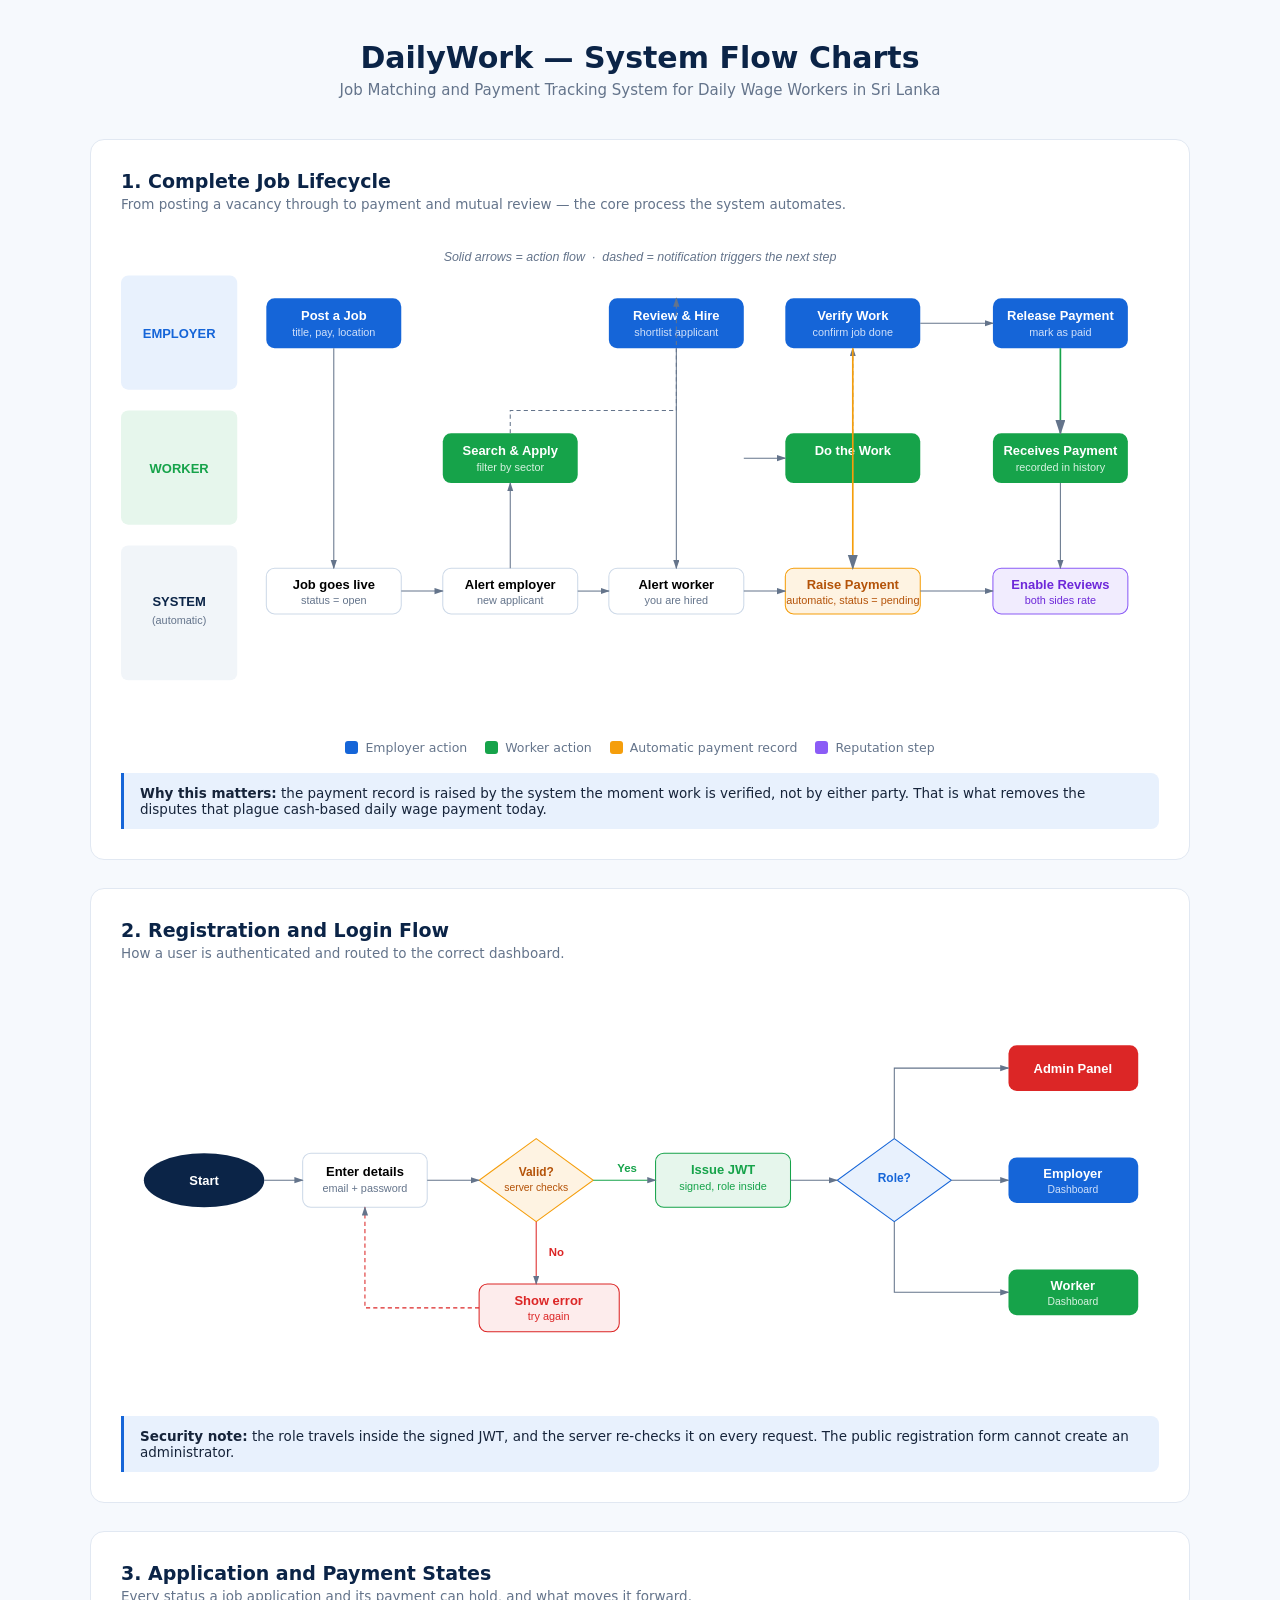
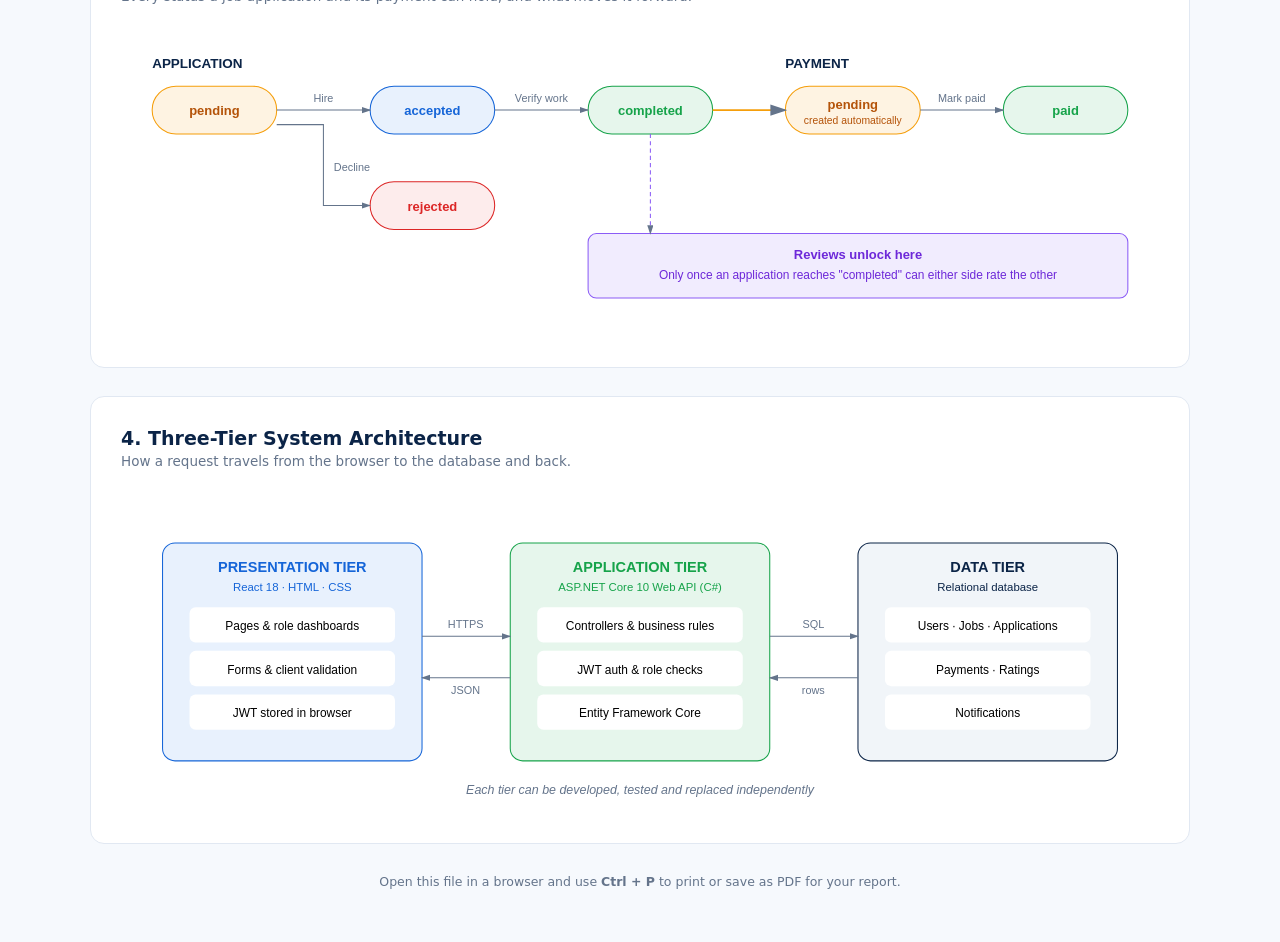
<file: docs/FLOWCHARTS.html>
<!DOCTYPE html>
<html lang="en">
<head>
<meta charset="UTF-8" />
<meta name="viewport" content="width=device-width, initial-scale=1.0" />
<title>DailyWork — System Flow Charts</title>
<style>
  :root { --blue:#1565d8; --navy:#0b2447; --green:#16a34a; --orange:#f59e0b;
          --purple:#8b5cf6; --red:#dc2626; --muted:#64748b; --border:#e1e8f2; }
  * { box-sizing:border-box; }
  body { margin:0; padding:40px 24px; background:#f6f9fd; color:#16243a;
         font-family:"Segoe UI",system-ui,-apple-system,Arial,sans-serif; }
  .wrap { max-width:1100px; margin:0 auto; }
  header { text-align:center; margin-bottom:40px; }
  header h1 { font-size:30px; margin:0 0 6px; color:var(--navy); }
  header p { color:var(--muted); margin:0; font-size:15px; }
  .chart { background:#fff; border:1px solid var(--border); border-radius:14px;
           padding:30px; margin-bottom:28px; page-break-inside:avoid; }
  .chart h2 { font-size:19px; margin:0 0 4px; color:var(--navy); }
  .chart .sub { color:var(--muted); font-size:13.5px; margin:0 0 22px; }
  svg { width:100%; height:auto; display:block; }
  .legend { display:flex; gap:18px; flex-wrap:wrap; justify-content:center;
            margin-top:18px; font-size:12.5px; color:var(--muted); }
  .legend span { display:flex; align-items:center; gap:7px; }
  .dot { width:13px; height:13px; border-radius:3px; display:inline-block; }
  .note { background:#e8f1fd; border-left:3px solid var(--blue); padding:12px 16px;
          border-radius:0 8px 8px 0; font-size:13.5px; color:#16243a; margin-top:18px; }
  @media print { body { background:#fff; padding:0; } .chart { border:none; page-break-after:always; } }
</style>
</head>
<body>
<div class="wrap">

<header>
  <h1>DailyWork — System Flow Charts</h1>
  <p>Job Matching and Payment Tracking System for Daily Wage Workers in Sri Lanka</p>
</header>

<!-- ============ 1. END TO END JOB LIFECYCLE ============ -->
<div class="chart">
  <h2>1. Complete Job Lifecycle</h2>
  <p class="sub">From posting a vacancy through to payment and mutual review — the core process the system automates.</p>
  <svg viewBox="0 0 1000 470" xmlns="http://www.w3.org/2000/svg" font-family="Segoe UI, Arial" font-size="12.5">
    <defs>
      <marker id="a" markerWidth="9" markerHeight="9" refX="8" refY="3" orient="auto">
        <path d="M0,0 L0,6 L9,3 z" fill="#64748b"/>
      </marker>
    </defs>

    <!-- swimlane labels -->
    <rect x="0" y="40"  width="112" height="110" rx="7" fill="#e8f1fd"/>
    <text x="56" y="100" text-anchor="middle" font-weight="700" fill="#1565d8">EMPLOYER</text>
    <rect x="0" y="170" width="112" height="110" rx="7" fill="#e6f6ec"/>
    <text x="56" y="230" text-anchor="middle" font-weight="700" fill="#16a34a">WORKER</text>
    <rect x="0" y="300" width="112" height="130" rx="7" fill="#f1f5f9"/>
    <text x="56" y="358" text-anchor="middle" font-weight="700" fill="#0b2447">SYSTEM</text>
    <text x="56" y="376" text-anchor="middle" font-size="10.5" fill="#64748b">(automatic)</text>

    <!-- employer lane -->
    <rect x="140" y="62" width="130" height="48" rx="8" fill="#1565d8"/>
    <text x="205" y="83" text-anchor="middle" fill="#fff" font-weight="600">Post a Job</text>
    <text x="205" y="98" text-anchor="middle" fill="#cfe0fa" font-size="10.5">title, pay, location</text>

    <rect x="470" y="62" width="130" height="48" rx="8" fill="#1565d8"/>
    <text x="535" y="83" text-anchor="middle" fill="#fff" font-weight="600">Review &amp; Hire</text>
    <text x="535" y="98" text-anchor="middle" fill="#cfe0fa" font-size="10.5">shortlist applicant</text>

    <rect x="640" y="62" width="130" height="48" rx="8" fill="#1565d8"/>
    <text x="705" y="83" text-anchor="middle" fill="#fff" font-weight="600">Verify Work</text>
    <text x="705" y="98" text-anchor="middle" fill="#cfe0fa" font-size="10.5">confirm job done</text>

    <rect x="840" y="62" width="130" height="48" rx="8" fill="#1565d8"/>
    <text x="905" y="83" text-anchor="middle" fill="#fff" font-weight="600">Release Payment</text>
    <text x="905" y="98" text-anchor="middle" fill="#cfe0fa" font-size="10.5">mark as paid</text>

    <!-- worker lane -->
    <rect x="310" y="192" width="130" height="48" rx="8" fill="#16a34a"/>
    <text x="375" y="213" text-anchor="middle" fill="#fff" font-weight="600">Search &amp; Apply</text>
    <text x="375" y="228" text-anchor="middle" fill="#d6f2e0" font-size="10.5">filter by sector</text>

    <rect x="640" y="192" width="130" height="48" rx="8" fill="#16a34a"/>
    <text x="705" y="213" text-anchor="middle" fill="#fff" font-weight="600">Do the Work</text>

    <rect x="840" y="192" width="130" height="48" rx="8" fill="#16a34a"/>
    <text x="905" y="213" text-anchor="middle" fill="#fff" font-weight="600">Receives Payment</text>
    <text x="905" y="228" text-anchor="middle" fill="#d6f2e0" font-size="10.5">recorded in history</text>

    <!-- system lane -->
    <rect x="140" y="322" width="130" height="44" rx="8" fill="#fff" stroke="#cdd9e8"/>
    <text x="205" y="342" text-anchor="middle" font-weight="600">Job goes live</text>
    <text x="205" y="356" text-anchor="middle" font-size="10.5" fill="#64748b">status = open</text>

    <rect x="310" y="322" width="130" height="44" rx="8" fill="#fff" stroke="#cdd9e8"/>
    <text x="375" y="342" text-anchor="middle" font-weight="600">Alert employer</text>
    <text x="375" y="356" text-anchor="middle" font-size="10.5" fill="#64748b">new applicant</text>

    <rect x="470" y="322" width="130" height="44" rx="8" fill="#fff" stroke="#cdd9e8"/>
    <text x="535" y="342" text-anchor="middle" font-weight="600">Alert worker</text>
    <text x="535" y="356" text-anchor="middle" font-size="10.5" fill="#64748b">you are hired</text>

    <rect x="640" y="322" width="130" height="44" rx="8" fill="#fef3e2" stroke="#f59e0b"/>
    <text x="705" y="342" text-anchor="middle" font-weight="700" fill="#b45309">Raise Payment</text>
    <text x="705" y="356" text-anchor="middle" font-size="10.5" fill="#b45309">automatic, status = pending</text>

    <rect x="840" y="322" width="130" height="44" rx="8" fill="#f1ecfe" stroke="#8b5cf6"/>
    <text x="905" y="342" text-anchor="middle" font-weight="700" fill="#6d28d9">Enable Reviews</text>
    <text x="905" y="356" text-anchor="middle" font-size="10.5" fill="#6d28d9">both sides rate</text>

    <!-- arrows -->
    <path d="M205,110 L205,322" stroke="#64748b" fill="none" marker-end="url(#a)"/>
    <path d="M270,344 L310,344" stroke="#64748b" fill="none" marker-end="url(#a)"/>
    <path d="M375,322 L375,240" stroke="#64748b" fill="none" marker-end="url(#a)"/>
    <path d="M375,192 L375,170 L535,170 L535,62" stroke="#64748b" fill="none" marker-end="url(#a)" stroke-dasharray="4 3"/>
    <path d="M440,344 L470,344" stroke="#64748b" fill="none" marker-end="url(#a)"/>
    <path d="M535,110 L535,322" stroke="#64748b" fill="none" marker-end="url(#a)"/>
    <path d="M600,344 L640,344" stroke="#64748b" fill="none" marker-end="url(#a)"/>
    <path d="M600,216 L640,216" stroke="#64748b" fill="none" marker-end="url(#a)"/>
    <path d="M705,192 L705,150 L705,110" stroke="#64748b" fill="none" marker-end="url(#a)" stroke-dasharray="4 3"/>
    <path d="M705,110 L705,322" stroke="#f59e0b" fill="none" marker-end="url(#a)" stroke-width="1.6"/>
    <path d="M770,344 L840,344" stroke="#64748b" fill="none" marker-end="url(#a)"/>
    <path d="M770,86 L840,86" stroke="#64748b" fill="none" marker-end="url(#a)"/>
    <path d="M905,110 L905,192" stroke="#16a34a" fill="none" marker-end="url(#a)" stroke-width="1.6"/>
    <path d="M905,240 L905,322" stroke="#64748b" fill="none" marker-end="url(#a)"/>

    <text x="500" y="26" text-anchor="middle" font-size="12" fill="#64748b" font-style="italic">
      Solid arrows = action flow &nbsp;·&nbsp; dashed = notification triggers the next step
    </text>
  </svg>
  <div class="legend">
    <span><i class="dot" style="background:#1565d8"></i> Employer action</span>
    <span><i class="dot" style="background:#16a34a"></i> Worker action</span>
    <span><i class="dot" style="background:#f59e0b"></i> Automatic payment record</span>
    <span><i class="dot" style="background:#8b5cf6"></i> Reputation step</span>
  </div>
  <div class="note">
    <b>Why this matters:</b> the payment record is raised by the system the moment work is
    verified, not by either party. That is what removes the disputes that plague cash-based
    daily wage payment today.
  </div>
</div>

<!-- ============ 2. AUTHENTICATION ============ -->
<div class="chart">
  <h2>2. Registration and Login Flow</h2>
  <p class="sub">How a user is authenticated and routed to the correct dashboard.</p>
  <svg viewBox="0 0 1000 400" xmlns="http://www.w3.org/2000/svg" font-family="Segoe UI, Arial" font-size="12.5">
    <defs>
      <marker id="b" markerWidth="9" markerHeight="9" refX="8" refY="3" orient="auto">
        <path d="M0,0 L0,6 L9,3 z" fill="#64748b"/>
      </marker>
    </defs>

    <ellipse cx="80" cy="190" rx="58" ry="26" fill="#0b2447"/>
    <text x="80" y="195" text-anchor="middle" fill="#fff" font-weight="600">Start</text>

    <rect x="175" y="164" width="120" height="52" rx="8" fill="#fff" stroke="#cdd9e8"/>
    <text x="235" y="186" text-anchor="middle" font-weight="600">Enter details</text>
    <text x="235" y="201" text-anchor="middle" font-size="10.5" fill="#64748b">email + password</text>

    <!-- decision: valid? -->
    <path d="M400,150 L455,190 L400,230 L345,190 z" fill="#fef3e2" stroke="#f59e0b"/>
    <text x="400" y="186" text-anchor="middle" font-weight="700" fill="#b45309" font-size="11.5">Valid?</text>
    <text x="400" y="200" text-anchor="middle" font-size="10" fill="#b45309">server checks</text>

    <rect x="345" y="290" width="135" height="46" rx="8" fill="#fdecec" stroke="#dc2626"/>
    <text x="412" y="310" text-anchor="middle" font-weight="600" fill="#dc2626">Show error</text>
    <text x="412" y="325" text-anchor="middle" font-size="10.5" fill="#dc2626">try again</text>

    <rect x="515" y="164" width="130" height="52" rx="8" fill="#e6f6ec" stroke="#16a34a"/>
    <text x="580" y="184" text-anchor="middle" font-weight="600" fill="#16a34a">Issue JWT</text>
    <text x="580" y="199" text-anchor="middle" font-size="10.5" fill="#16a34a">signed, role inside</text>

    <!-- decision: role -->
    <path d="M745,150 L800,190 L745,230 L690,190 z" fill="#e8f1fd" stroke="#1565d8"/>
    <text x="745" y="192" text-anchor="middle" font-weight="700" fill="#1565d8" font-size="11.5">Role?</text>

    <rect x="855" y="60"  width="125" height="44" rx="8" fill="#dc2626"/>
    <text x="917" y="87" text-anchor="middle" fill="#fff" font-weight="600">Admin Panel</text>

    <rect x="855" y="168" width="125" height="44" rx="8" fill="#1565d8"/>
    <text x="917" y="188" text-anchor="middle" fill="#fff" font-weight="600">Employer</text>
    <text x="917" y="202" text-anchor="middle" fill="#cfe0fa" font-size="10">Dashboard</text>

    <rect x="855" y="276" width="125" height="44" rx="8" fill="#16a34a"/>
    <text x="917" y="296" text-anchor="middle" fill="#fff" font-weight="600">Worker</text>
    <text x="917" y="310" text-anchor="middle" fill="#d6f2e0" font-size="10">Dashboard</text>

    <path d="M138,190 L175,190" stroke="#64748b" fill="none" marker-end="url(#b)"/>
    <path d="M295,190 L345,190" stroke="#64748b" fill="none" marker-end="url(#b)"/>
    <path d="M400,230 L400,290" stroke="#dc2626" fill="none" marker-end="url(#b)"/>
    <text x="412" y="263" font-size="11" fill="#dc2626" font-weight="600">No</text>
    <path d="M345,313 L235,313 L235,216" stroke="#dc2626" fill="none" marker-end="url(#b)" stroke-dasharray="4 3"/>
    <path d="M455,190 L515,190" stroke="#16a34a" fill="none" marker-end="url(#b)"/>
    <text x="478" y="182" font-size="11" fill="#16a34a" font-weight="600">Yes</text>
    <path d="M645,190 L690,190" stroke="#64748b" fill="none" marker-end="url(#b)"/>
    <path d="M745,150 L745,82 L855,82" stroke="#64748b" fill="none" marker-end="url(#b)"/>
    <path d="M800,190 L855,190" stroke="#64748b" fill="none" marker-end="url(#b)"/>
    <path d="M745,230 L745,298 L855,298" stroke="#64748b" fill="none" marker-end="url(#b)"/>
  </svg>
  <div class="note">
    <b>Security note:</b> the role travels inside the signed JWT, and the server re-checks it on
    every request. The public registration form cannot create an administrator.
  </div>
</div>

<!-- ============ 3. PAYMENT STATE MACHINE ============ -->
<div class="chart">
  <h2>3. Application and Payment States</h2>
  <p class="sub">Every status a job application and its payment can hold, and what moves it forward.</p>
  <svg viewBox="0 0 1000 300" xmlns="http://www.w3.org/2000/svg" font-family="Segoe UI, Arial" font-size="12.5">
    <defs>
      <marker id="c" markerWidth="9" markerHeight="9" refX="8" refY="3" orient="auto">
        <path d="M0,0 L0,6 L9,3 z" fill="#64748b"/>
      </marker>
    </defs>

    <text x="30" y="40" font-weight="700" fill="#0b2447" font-size="13">APPLICATION</text>

    <rect x="30" y="58" width="120" height="46" rx="23" fill="#fef3e2" stroke="#f59e0b"/>
    <text x="90" y="86" text-anchor="middle" font-weight="600" fill="#b45309">pending</text>

    <rect x="240" y="58" width="120" height="46" rx="23" fill="#e8f1fd" stroke="#1565d8"/>
    <text x="300" y="86" text-anchor="middle" font-weight="600" fill="#1565d8">accepted</text>

    <rect x="450" y="58" width="120" height="46" rx="23" fill="#e6f6ec" stroke="#16a34a"/>
    <text x="510" y="86" text-anchor="middle" font-weight="600" fill="#16a34a">completed</text>

    <rect x="240" y="150" width="120" height="46" rx="23" fill="#fdecec" stroke="#dc2626"/>
    <text x="300" y="178" text-anchor="middle" font-weight="600" fill="#dc2626">rejected</text>

    <path d="M150,81 L240,81" stroke="#64748b" fill="none" marker-end="url(#c)"/>
    <text x="195" y="73" text-anchor="middle" font-size="10.5" fill="#64748b">Hire</text>
    <path d="M150,95 L195,95 L195,173 L240,173" stroke="#64748b" fill="none" marker-end="url(#c)"/>
    <text x="205" y="140" font-size="10.5" fill="#64748b">Decline</text>
    <path d="M360,81 L450,81" stroke="#64748b" fill="none" marker-end="url(#c)"/>
    <text x="405" y="73" text-anchor="middle" font-size="10.5" fill="#64748b">Verify work</text>

    <!-- payment -->
    <text x="640" y="40" font-weight="700" fill="#0b2447" font-size="13">PAYMENT</text>

    <rect x="640" y="58" width="130" height="46" rx="23" fill="#fef3e2" stroke="#f59e0b"/>
    <text x="705" y="80" text-anchor="middle" font-weight="600" fill="#b45309">pending</text>
    <text x="705" y="94" text-anchor="middle" font-size="10" fill="#b45309">created automatically</text>

    <rect x="850" y="58" width="120" height="46" rx="23" fill="#e6f6ec" stroke="#16a34a"/>
    <text x="910" y="86" text-anchor="middle" font-weight="600" fill="#16a34a">paid</text>

    <path d="M570,81 L640,81" stroke="#f59e0b" fill="none" marker-end="url(#c)" stroke-width="1.8"/>
    <path d="M770,81 L850,81" stroke="#64748b" fill="none" marker-end="url(#c)"/>
    <text x="810" y="73" text-anchor="middle" font-size="10.5" fill="#64748b">Mark paid</text>

    <rect x="450" y="200" width="520" height="62" rx="8" fill="#f1ecfe" stroke="#8b5cf6"/>
    <text x="710" y="224" text-anchor="middle" font-weight="700" fill="#6d28d9">Reviews unlock here</text>
    <text x="710" y="244" text-anchor="middle" font-size="11.5" fill="#6d28d9">
      Only once an application reaches "completed" can either side rate the other
    </text>
    <path d="M510,104 L510,200" stroke="#8b5cf6" fill="none" marker-end="url(#c)" stroke-dasharray="4 3"/>
  </svg>
</div>

<!-- ============ 4. ARCHITECTURE ============ -->
<div class="chart">
  <h2>4. Three-Tier System Architecture</h2>
  <p class="sub">How a request travels from the browser to the database and back.</p>
  <svg viewBox="0 0 1000 310" xmlns="http://www.w3.org/2000/svg" font-family="Segoe UI, Arial" font-size="12.5">
    <defs>
      <marker id="d" markerWidth="9" markerHeight="9" refX="8" refY="3" orient="auto">
        <path d="M0,0 L0,6 L9,3 z" fill="#64748b"/>
      </marker>
    </defs>

    <rect x="40" y="50" width="250" height="210" rx="12" fill="#e8f1fd" stroke="#1565d8"/>
    <text x="165" y="78" text-anchor="middle" font-weight="700" fill="#1565d8" font-size="14">PRESENTATION TIER</text>
    <text x="165" y="96" text-anchor="middle" font-size="11" fill="#1565d8">React 18 · HTML · CSS</text>
    <rect x="66" y="112" width="198" height="34" rx="6" fill="#fff"/>
    <text x="165" y="134" text-anchor="middle" font-size="11.5">Pages &amp; role dashboards</text>
    <rect x="66" y="154" width="198" height="34" rx="6" fill="#fff"/>
    <text x="165" y="176" text-anchor="middle" font-size="11.5">Forms &amp; client validation</text>
    <rect x="66" y="196" width="198" height="34" rx="6" fill="#fff"/>
    <text x="165" y="218" text-anchor="middle" font-size="11.5">JWT stored in browser</text>

    <rect x="375" y="50" width="250" height="210" rx="12" fill="#e6f6ec" stroke="#16a34a"/>
    <text x="500" y="78" text-anchor="middle" font-weight="700" fill="#16a34a" font-size="14">APPLICATION TIER</text>
    <text x="500" y="96" text-anchor="middle" font-size="11" fill="#16a34a">ASP.NET Core 10 Web API (C#)</text>
    <rect x="401" y="112" width="198" height="34" rx="6" fill="#fff"/>
    <text x="500" y="134" text-anchor="middle" font-size="11.5">Controllers &amp; business rules</text>
    <rect x="401" y="154" width="198" height="34" rx="6" fill="#fff"/>
    <text x="500" y="176" text-anchor="middle" font-size="11.5">JWT auth &amp; role checks</text>
    <rect x="401" y="196" width="198" height="34" rx="6" fill="#fff"/>
    <text x="500" y="218" text-anchor="middle" font-size="11.5">Entity Framework Core</text>

    <rect x="710" y="50" width="250" height="210" rx="12" fill="#f1f5f9" stroke="#0b2447"/>
    <text x="835" y="78" text-anchor="middle" font-weight="700" fill="#0b2447" font-size="14">DATA TIER</text>
    <text x="835" y="96" text-anchor="middle" font-size="11" fill="#0b2447">Relational database</text>
    <rect x="736" y="112" width="198" height="34" rx="6" fill="#fff"/>
    <text x="835" y="134" text-anchor="middle" font-size="11.5">Users · Jobs · Applications</text>
    <rect x="736" y="154" width="198" height="34" rx="6" fill="#fff"/>
    <text x="835" y="176" text-anchor="middle" font-size="11.5">Payments · Ratings</text>
    <rect x="736" y="196" width="198" height="34" rx="6" fill="#fff"/>
    <text x="835" y="218" text-anchor="middle" font-size="11.5">Notifications</text>

    <path d="M290,140 L375,140" stroke="#64748b" fill="none" marker-end="url(#d)"/>
    <text x="332" y="132" text-anchor="middle" font-size="10.5" fill="#64748b">HTTPS</text>
    <path d="M375,180 L290,180" stroke="#64748b" fill="none" marker-end="url(#d)"/>
    <text x="332" y="196" text-anchor="middle" font-size="10.5" fill="#64748b">JSON</text>

    <path d="M625,140 L710,140" stroke="#64748b" fill="none" marker-end="url(#d)"/>
    <text x="667" y="132" text-anchor="middle" font-size="10.5" fill="#64748b">SQL</text>
    <path d="M710,180 L625,180" stroke="#64748b" fill="none" marker-end="url(#d)"/>
    <text x="667" y="196" text-anchor="middle" font-size="10.5" fill="#64748b">rows</text>

    <text x="500" y="292" text-anchor="middle" font-size="12" fill="#64748b" font-style="italic">
      Each tier can be developed, tested and replaced independently
    </text>
  </svg>
</div>

<p style="text-align:center;color:#64748b;font-size:12.5px;margin-top:30px;">
  Open this file in a browser and use <b>Ctrl&nbsp;+&nbsp;P</b> to print or save as PDF for your report.
</p>

</div>
</body>
</html>
</file>
